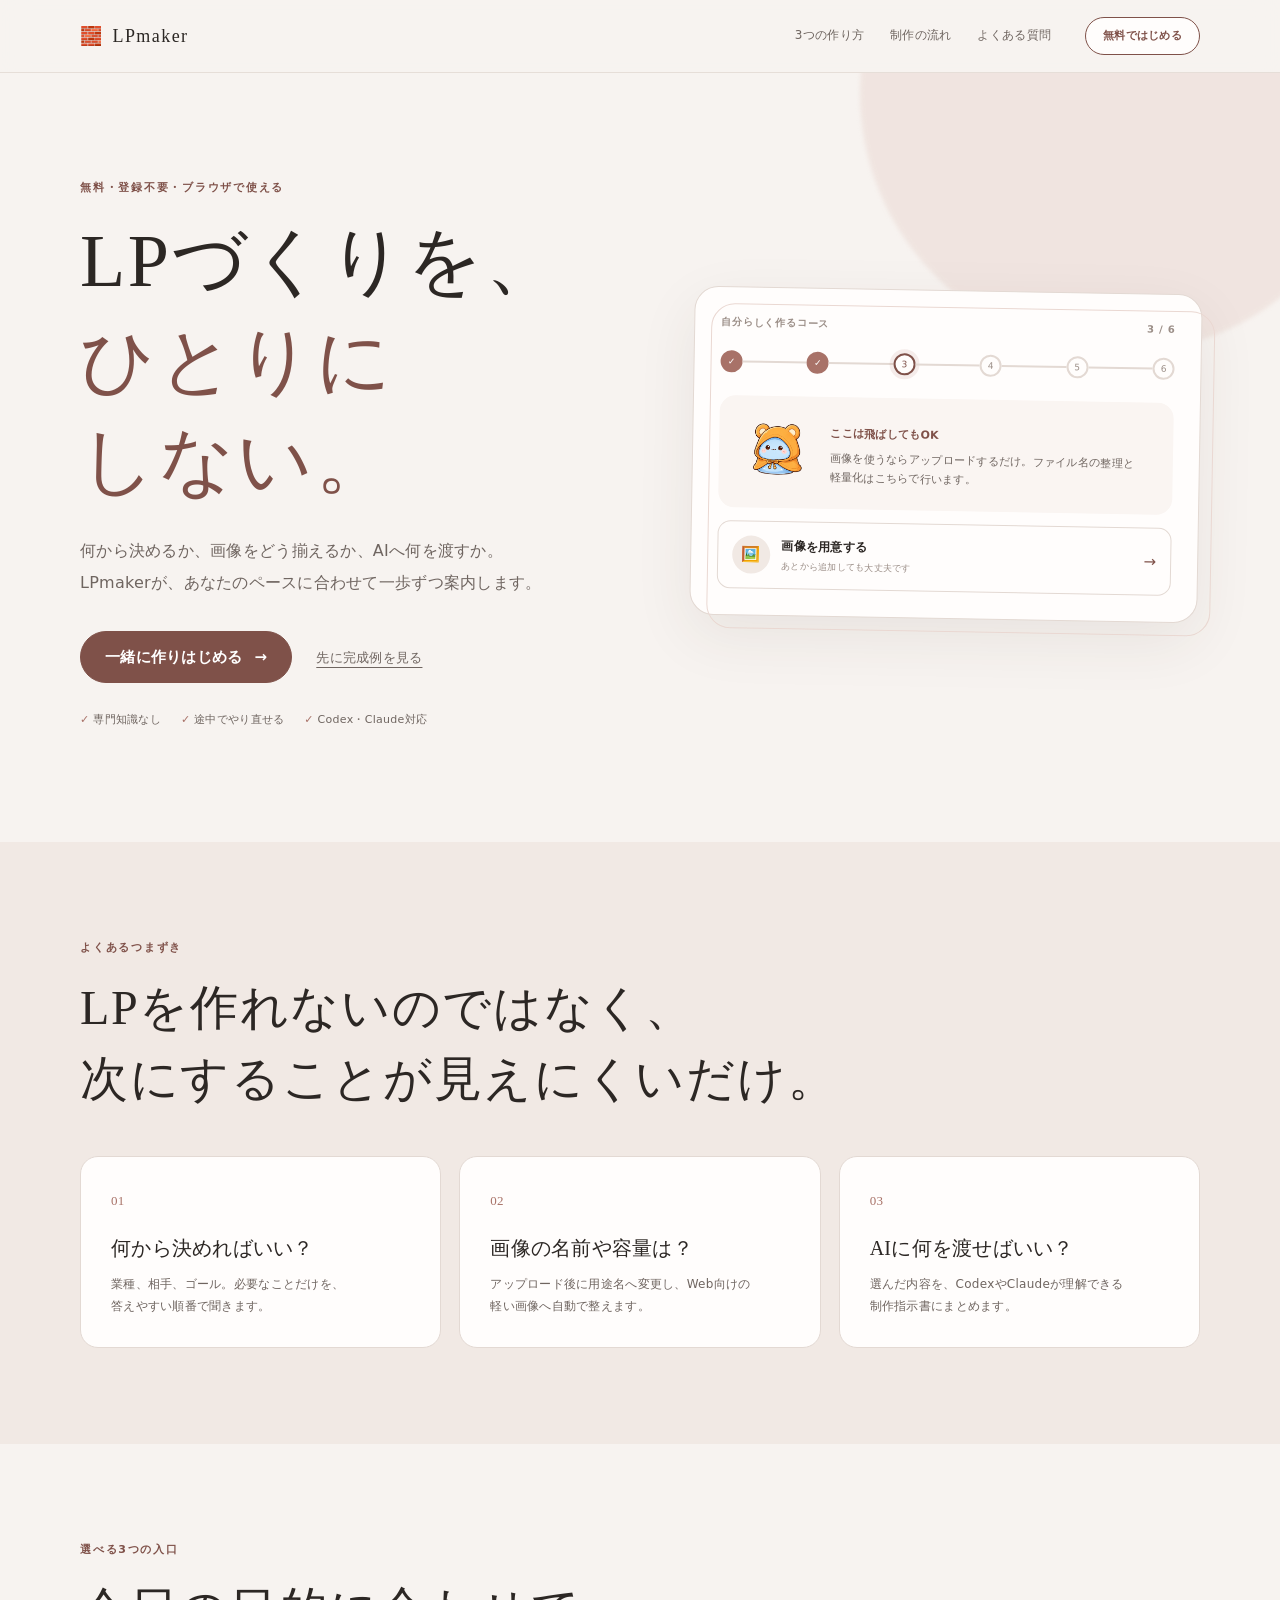
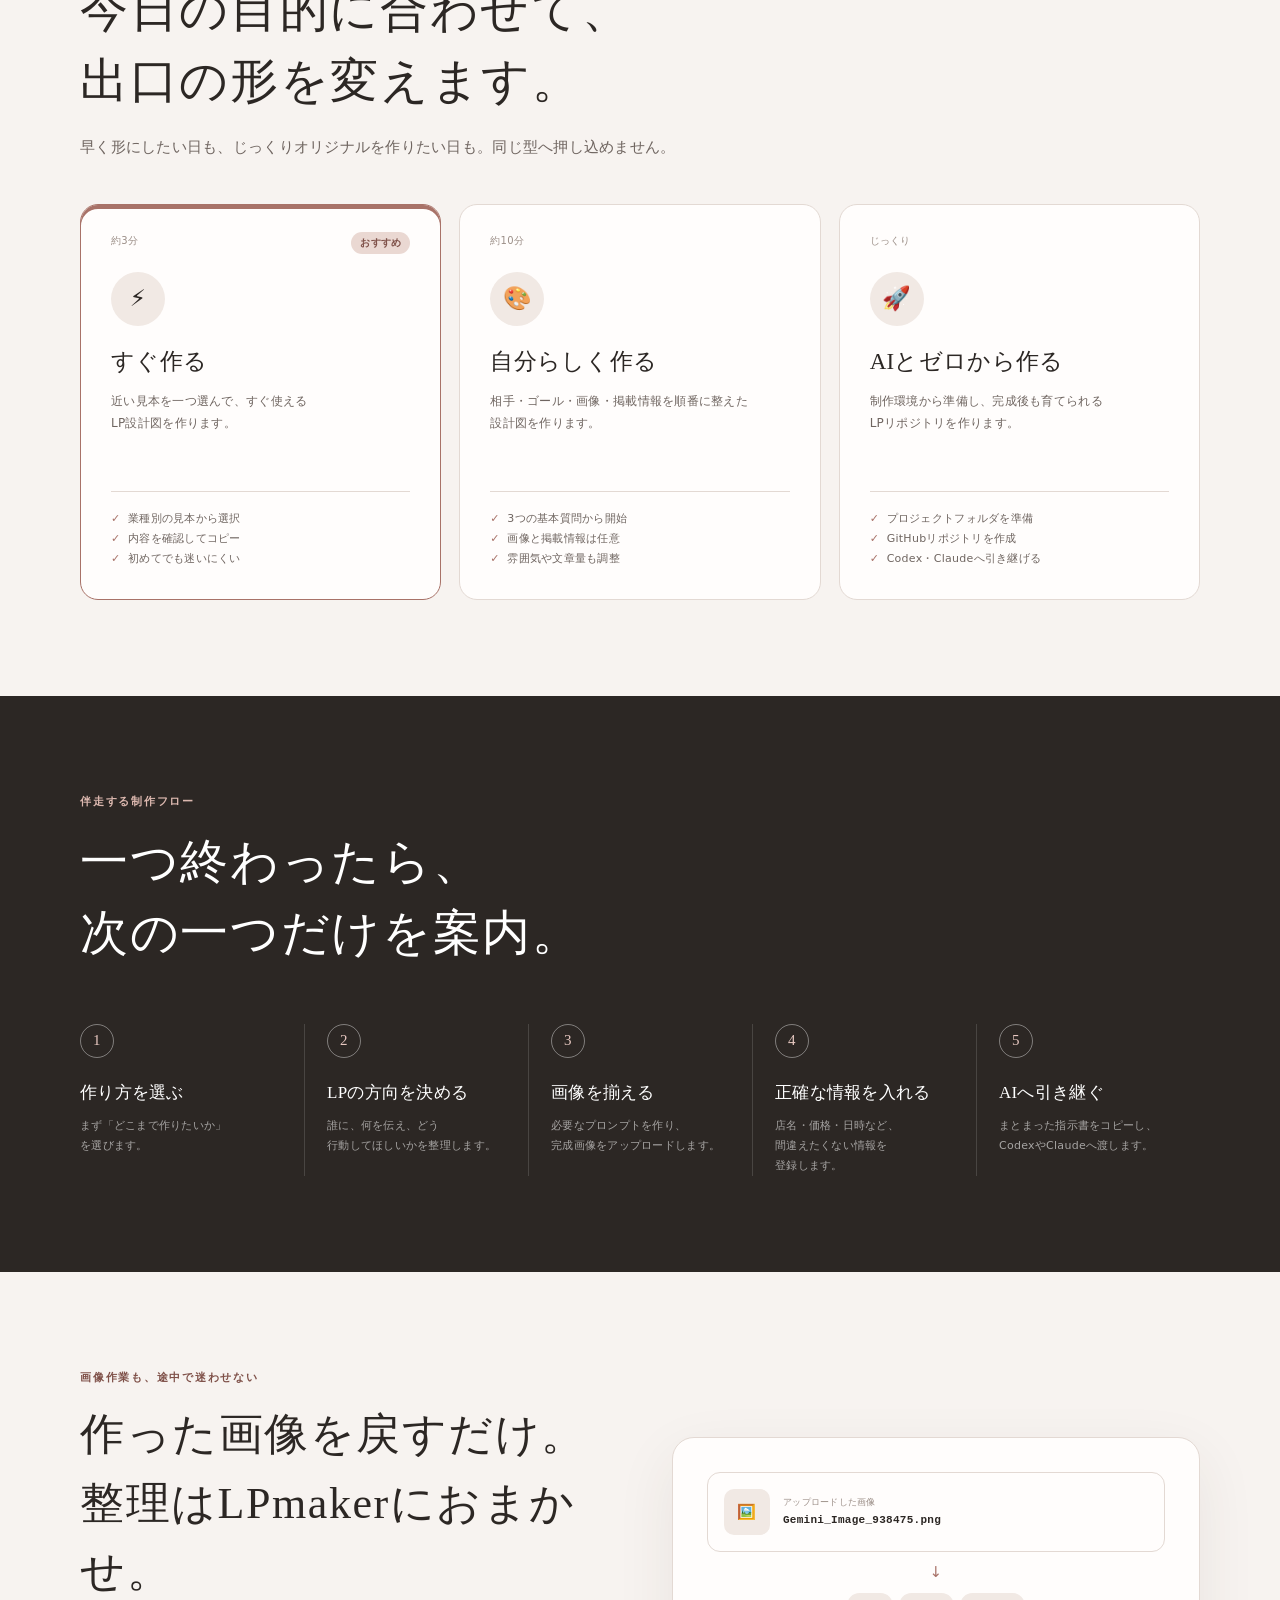
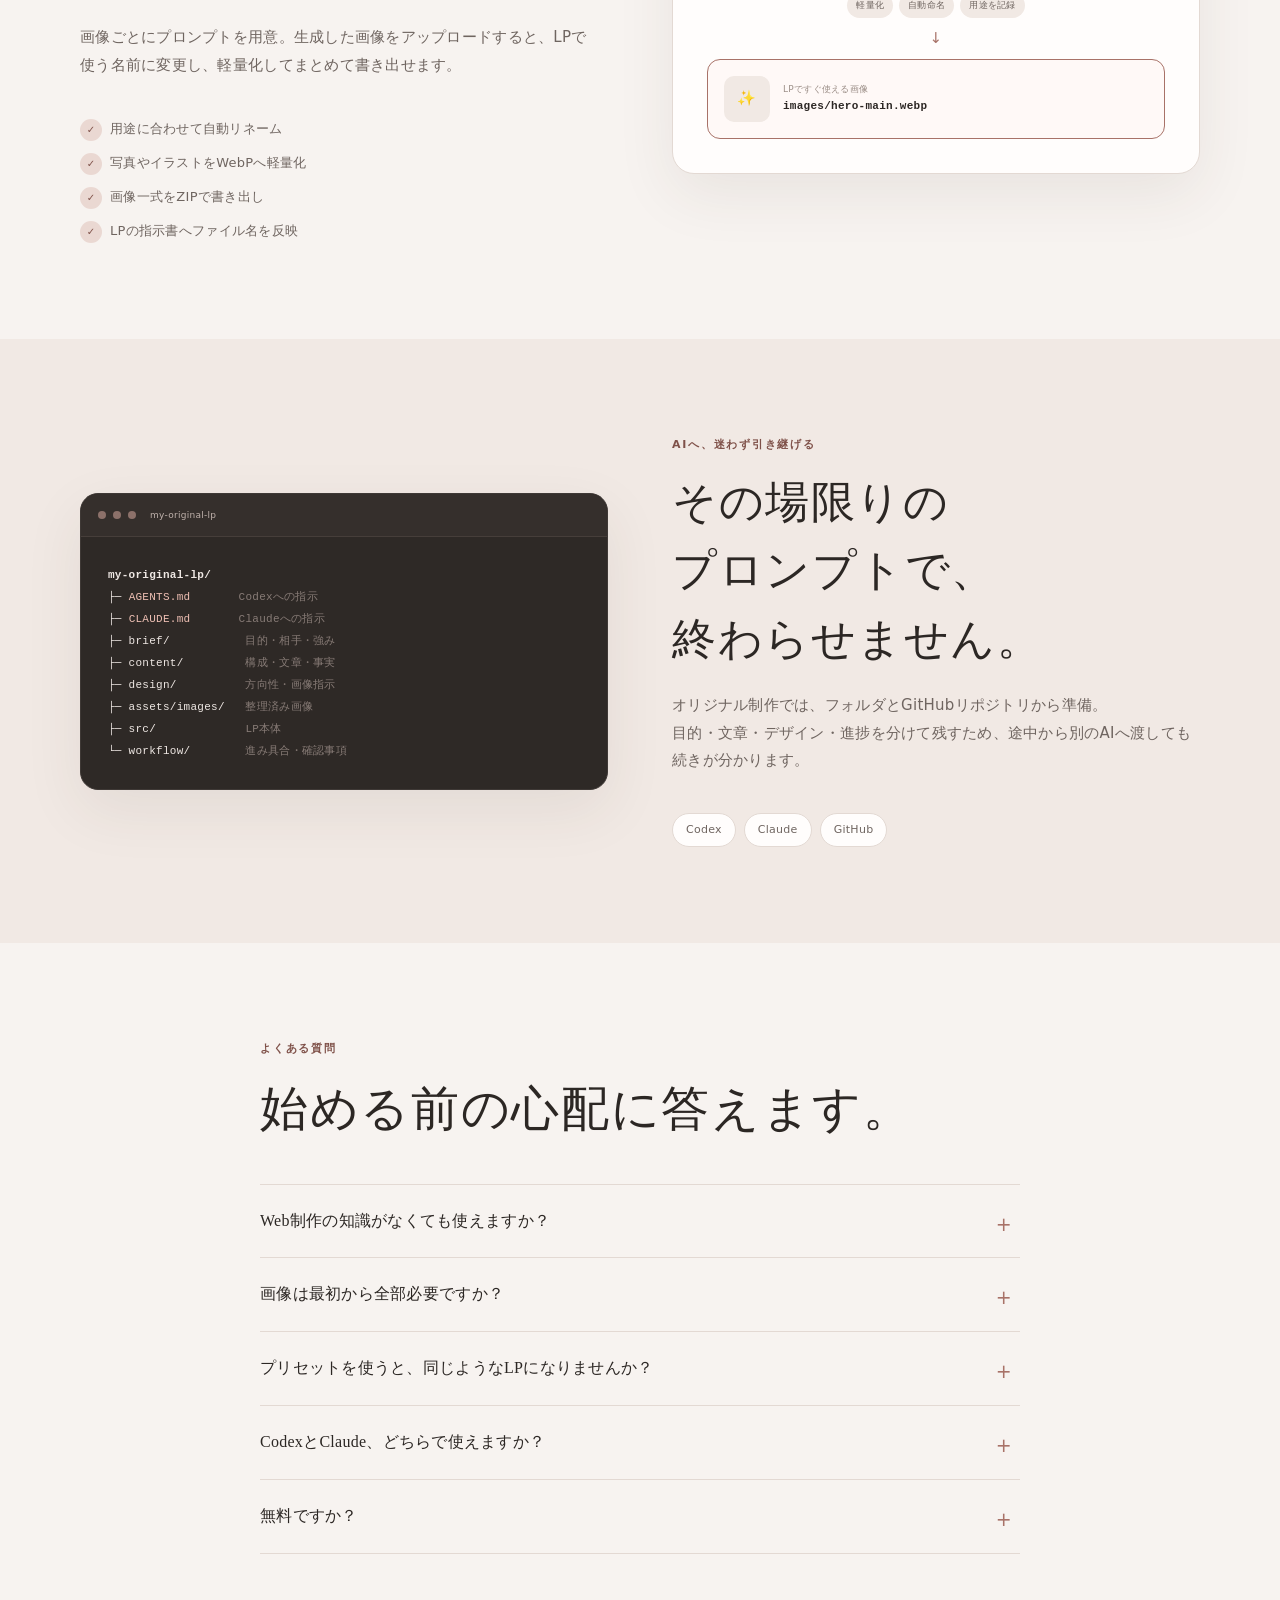
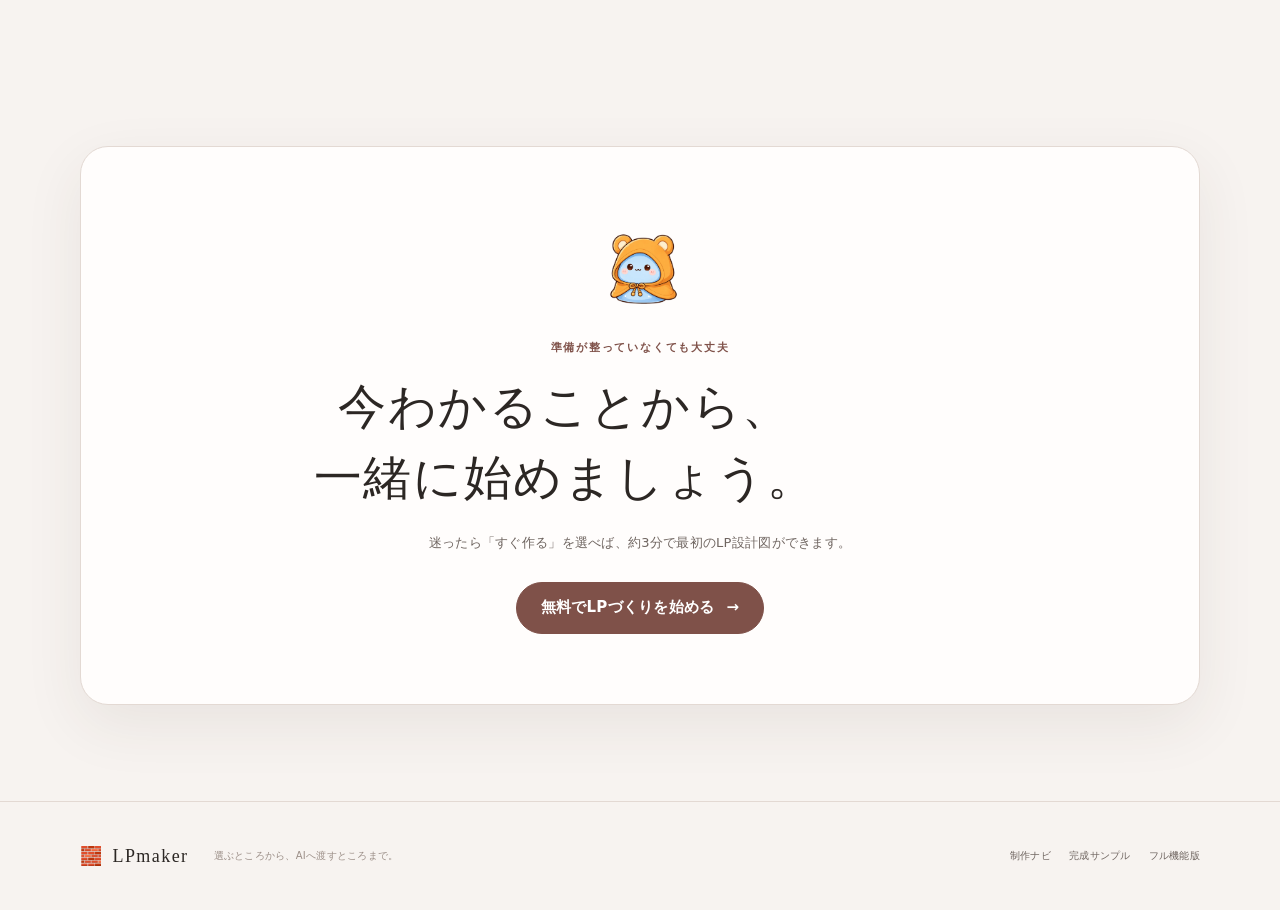
<file: index.html>
<!doctype html>
<html lang="ja">
<head>
  <meta charset="utf-8">
  <meta name="viewport" content="width=device-width,initial-scale=1">
  <title>LPmaker ― LPづくりを、ひとりにしない。</title>
  <meta name="description" content="見本からすぐ作る、自分らしく整える、AIとゼロから作る。LPmakerは画像整理やGitHub準備まで、一歩ずつ伴走する無料のLP制作ナビです。">
  <link rel="canonical" href="https://mochipj2025.github.io/LPmaker-2026/">
  <meta property="og:type" content="website">
  <meta property="og:title" content="LPmaker ― LPづくりを、ひとりにしない。">
  <meta property="og:description" content="選ぶところから、画像整理、AIへの受け渡しまで。一歩ずつ進める無料のLP制作ナビ。">
  <meta property="og:url" content="https://mochipj2025.github.io/LPmaker-2026/">
  <meta property="og:image" content="https://raw.githubusercontent.com/mochipj2025/LPmaker-2026/main/about/og.webp?v=20260719-2">
  <meta property="og:image:width" content="1200">
  <meta property="og:image:height" content="630">
  <meta name="twitter:card" content="summary_large_image">
  <meta name="twitter:image" content="https://raw.githubusercontent.com/mochipj2025/LPmaker-2026/main/about/og.webp?v=20260719-2">
  <link rel="icon" type="image/webp" href="assets/mascot/mascot-bear-hood.webp">
  <link rel="stylesheet" href="about/style.css?v=20260719-3">
</head>
<body>
  <header class="site-header">
    <div class="container site-header__inner">
      <a class="brand" href="index.html" aria-label="LPmakerトップへ">
        <span aria-hidden="true">🧱</span>
        <span>LPmaker</span>
      </a>
      <nav class="site-nav" aria-label="ページ内メニュー">
        <a href="#routes">3つの作り方</a>
        <a href="#flow">制作の流れ</a>
        <a href="#faq">よくある質問</a>
      </nav>
      <a class="button button--small" href="v2/index.html">無料ではじめる</a>
    </div>
  </header>

  <main>
    <section class="hero">
      <div class="container hero__grid">
        <div class="hero__copy">
          <p class="eyebrow">無料・登録不要・ブラウザで使える</p>
          <h1>LPづくりを、<br><em>ひとりにしない。</em></h1>
          <p class="hero__lead">
            何から決めるか、画像をどう揃えるか、AIへ何を渡すか。<br class="desktop-only">
            LPmakerが、あなたのペースに合わせて一歩ずつ案内します。
          </p>
          <div class="hero__actions">
            <a class="button button--primary" href="v2/index.html">一緒に作りはじめる <span aria-hidden="true">→</span></a>
            <a class="text-link" href="samples/index.html">先に完成例を見る</a>
          </div>
          <ul class="hero__facts" aria-label="LPmakerの特徴">
            <li><span aria-hidden="true">✓</span> 専門知識なし</li>
            <li><span aria-hidden="true">✓</span> 途中でやり直せる</li>
            <li><span aria-hidden="true">✓</span> Codex・Claude対応</li>
          </ul>
        </div>

        <div class="hero-guide" aria-label="LPmakerの伴走画面イメージ">
          <div class="hero-guide__top">
            <span>自分らしく作るコース</span>
            <span>3 / 6</span>
          </div>
          <div class="mini-progress" aria-hidden="true">
            <span class="is-done">✓</span><i></i>
            <span class="is-done">✓</span><i></i>
            <span class="is-current">3</span><i></i>
            <span>4</span><i></i>
            <span>5</span><i></i>
            <span>6</span>
          </div>
          <div class="guide-message">
            <img src="assets/mascot/mascot-bear-hood.webp" alt="画像づくりを案内する熊フードのもちすら" width="96" height="96" decoding="async">
            <div>
              <b>ここは飛ばしてもOK</b>
              <p>画像を使うならアップロードするだけ。ファイル名の整理と軽量化はこちらで行います。</p>
            </div>
          </div>
          <div class="guide-task">
            <span class="guide-task__icon" aria-hidden="true">🖼️</span>
            <div><b>画像を用意する</b><small>あとから追加しても大丈夫です</small></div>
            <span class="guide-task__next" aria-hidden="true">→</span>
          </div>
        </div>
      </div>
    </section>

    <section class="section section--soft" aria-labelledby="worry-title">
      <div class="container">
        <p class="section-kicker">よくあるつまずき</p>
        <h2 id="worry-title">LPを作れないのではなく、<br>次にすることが見えにくいだけ。</h2>
        <div class="worry-grid">
          <article class="worry-card">
            <span aria-hidden="true">01</span>
            <h3>何から決めればいい？</h3>
            <p>業種、相手、ゴール。必要なことだけを、答えやすい順番で聞きます。</p>
          </article>
          <article class="worry-card">
            <span aria-hidden="true">02</span>
            <h3>画像の名前や容量は？</h3>
            <p>アップロード後に用途名へ変更し、Web向けの軽い画像へ自動で整えます。</p>
          </article>
          <article class="worry-card">
            <span aria-hidden="true">03</span>
            <h3>AIに何を渡せばいい？</h3>
            <p>選んだ内容を、CodexやClaudeが理解できる制作指示書にまとめます。</p>
          </article>
        </div>
      </div>
    </section>

    <section class="section" id="routes" aria-labelledby="routes-title">
      <div class="container">
        <p class="section-kicker">選べる3つの入口</p>
        <h2 id="routes-title">今日の目的に合わせて、<br>出口の形を変えます。</h2>
        <p class="section-lead">早く形にしたい日も、じっくりオリジナルを作りたい日も。同じ型へ押し込めません。</p>

        <div class="route-grid">
          <article class="route-card route-card--recommended">
            <div class="route-card__meta"><span>約3分</span><b>おすすめ</b></div>
            <span class="route-card__icon" aria-hidden="true">⚡</span>
            <h3>すぐ作る</h3>
            <p>近い見本を一つ選んで、すぐ使えるLP設計図を作ります。</p>
            <ul>
              <li>業種別の見本から選択</li>
              <li>内容を確認してコピー</li>
              <li>初めてでも迷いにくい</li>
            </ul>
          </article>
          <article class="route-card">
            <div class="route-card__meta"><span>約10分</span></div>
            <span class="route-card__icon" aria-hidden="true">🎨</span>
            <h3>自分らしく作る</h3>
            <p>相手・ゴール・画像・掲載情報を順番に整えた設計図を作ります。</p>
            <ul>
              <li>3つの基本質問から開始</li>
              <li>画像と掲載情報は任意</li>
              <li>雰囲気や文章量も調整</li>
            </ul>
          </article>
          <article class="route-card">
            <div class="route-card__meta"><span>じっくり</span></div>
            <span class="route-card__icon" aria-hidden="true">🚀</span>
            <h3>AIとゼロから作る</h3>
            <p>制作環境から準備し、完成後も育てられるLPリポジトリを作ります。</p>
            <ul>
              <li>プロジェクトフォルダを準備</li>
              <li>GitHubリポジトリを作成</li>
              <li>Codex・Claudeへ引き継げる</li>
            </ul>
          </article>
        </div>
      </div>
    </section>

    <section class="section section--ink" id="flow" aria-labelledby="flow-title">
      <div class="container">
        <p class="section-kicker">伴走する制作フロー</p>
        <h2 id="flow-title">一つ終わったら、<br>次の一つだけを案内。</h2>
        <div class="flow-list">
          <article><span>1</span><div><h3>作り方を選ぶ</h3><p>まず「どこまで作りたいか」を選びます。</p></div></article>
          <article><span>2</span><div><h3>LPの方向を決める</h3><p>誰に、何を伝え、どう行動してほしいかを整理します。</p></div></article>
          <article><span>3</span><div><h3>画像を揃える</h3><p>必要なプロンプトを作り、完成画像をアップロードします。</p></div></article>
          <article><span>4</span><div><h3>正確な情報を入れる</h3><p>店名・価格・日時など、間違えたくない情報を登録します。</p></div></article>
          <article><span>5</span><div><h3>AIへ引き継ぐ</h3><p>まとまった指示書をコピーし、CodexやClaudeへ渡します。</p></div></article>
        </div>
      </div>
    </section>

    <section class="section" aria-labelledby="image-title">
      <div class="container feature-grid">
        <div>
          <p class="section-kicker">画像作業も、途中で迷わせない</p>
          <h2 id="image-title">作った画像を戻すだけ。<br>整理はLPmakerにおまかせ。</h2>
          <p class="section-lead">
            画像ごとにプロンプトを用意。生成した画像をアップロードすると、LPで使う名前に変更し、軽量化してまとめて書き出せます。
          </p>
          <ul class="check-list">
            <li><span>✓</span>用途に合わせて自動リネーム</li>
            <li><span>✓</span>写真やイラストをWebPへ軽量化</li>
            <li><span>✓</span>画像一式をZIPで書き出し</li>
            <li><span>✓</span>LPの指示書へファイル名を反映</li>
          </ul>
        </div>
        <div class="rename-demo" aria-label="画像の自動整理例">
          <div class="rename-demo__file rename-demo__file--before">
            <span aria-hidden="true">🖼️</span>
            <div><small>アップロードした画像</small><b>Gemini_Image_938475.png</b></div>
          </div>
          <span class="rename-demo__arrow" aria-hidden="true">↓</span>
          <div class="rename-demo__process"><span>軽量化</span><span>自動命名</span><span>用途を記録</span></div>
          <span class="rename-demo__arrow" aria-hidden="true">↓</span>
          <div class="rename-demo__file rename-demo__file--after">
            <span aria-hidden="true">✨</span>
            <div><small>LPですぐ使える画像</small><b>images/hero-main.webp</b></div>
          </div>
        </div>
      </div>
    </section>

    <section class="section section--soft" aria-labelledby="handoff-title">
      <div class="container feature-grid feature-grid--reverse">
        <div class="folder-demo" aria-label="オリジナルLPのフォルダ構成例">
          <div class="folder-demo__bar"><i></i><i></i><i></i><span>my-original-lp</span></div>
          <pre><b>my-original-lp/</b>
├─ <strong>AGENTS.md</strong>       <em>Codexへの指示</em>
├─ <strong>CLAUDE.md</strong>       <em>Claudeへの指示</em>
├─ brief/           <em>目的・相手・強み</em>
├─ content/         <em>構成・文章・事実</em>
├─ design/          <em>方向性・画像指示</em>
├─ assets/images/   <em>整理済み画像</em>
├─ src/             <em>LP本体</em>
└─ workflow/        <em>進み具合・確認事項</em></pre>
        </div>
        <div>
          <p class="section-kicker">AIへ、迷わず引き継げる</p>
          <h2 id="handoff-title" class="headline-stack">
            <span>その場限りの</span>
            <span>プロンプトで、</span>
            <span>終わらせません。</span>
          </h2>
          <p class="section-lead">
            オリジナル制作では、フォルダと<span class="no-break">GitHubリポジトリ</span>から準備。
            <span class="no-break">目的・文章・デザイン・進捗</span>を分けて残すため、途中から<span class="no-break">別のAI</span>へ渡しても続きが分かります。
          </p>
          <div class="ai-tags"><span>Codex</span><span>Claude</span><span>GitHub</span></div>
        </div>
      </div>
    </section>

    <section class="section" id="faq" aria-labelledby="faq-title">
      <div class="container container--narrow">
        <p class="section-kicker">よくある質問</p>
        <h2 id="faq-title">始める前の心配に答えます。</h2>
        <div class="faq-list">
          <details>
            <summary>Web制作の知識がなくても使えますか？</summary>
            <p>はい。最初は業種・相手・ゴールなど、答えやすい質問から始まります。専門用語を入力する必要はありません。</p>
          </details>
          <details>
            <summary>画像は最初から全部必要ですか？</summary>
            <p>必要ありません。画像工程は飛ばして先へ進めます。あとから戻って追加できます。</p>
          </details>
          <details>
            <summary>プリセットを使うと、同じようなLPになりませんか？</summary>
            <p>プリセットは短時間で方向を決める入口です。自分らしく作るコースや、AIとゼロから作るコースでは、相手・強み・表現を個別に組み立てます。</p>
          </details>
          <details>
            <summary>CodexとClaude、どちらで使えますか？</summary>
            <p>どちらでも使えます。オリジナル制作ではAGENTS.mdとCLAUDE.mdを用意し、同じプロジェクトを引き継げる形にします。</p>
          </details>
          <details>
            <summary>無料ですか？</summary>
            <p>LPmaker自体は無料・登録不要です。外部の画像生成AIやCodex、Claudeなどの利用料金は、それぞれのサービス条件に従います。</p>
          </details>
        </div>
      </div>
    </section>

    <section class="final-cta">
      <div class="container final-cta__inner">
        <img src="assets/mascot/mascot-bear-hood.webp" alt="一緒にLP制作を始める熊フードのもちすら" width="132" height="132" loading="lazy" decoding="async">
        <p class="section-kicker">準備が整っていなくても大丈夫</p>
        <h2>今わかることから、<br>一緒に始めましょう。</h2>
        <p>迷ったら「すぐ作る」を選べば、約3分で最初のLP設計図ができます。</p>
        <a class="button button--primary" href="v2/index.html">無料でLPづくりを始める <span aria-hidden="true">→</span></a>
      </div>
    </section>
  </main>

  <footer class="site-footer">
    <div class="container site-footer__inner">
      <a class="brand" href="index.html"><span aria-hidden="true">🧱</span><span>LPmaker</span></a>
      <p>選ぶところから、AIへ渡すところまで。</p>
      <div><a href="v2/index.html">制作ナビ</a><a href="samples/index.html">完成サンプル</a><a href="tool.html">フル機能版</a></div>
    </div>
  </footer>
</body>
</html>
</file>
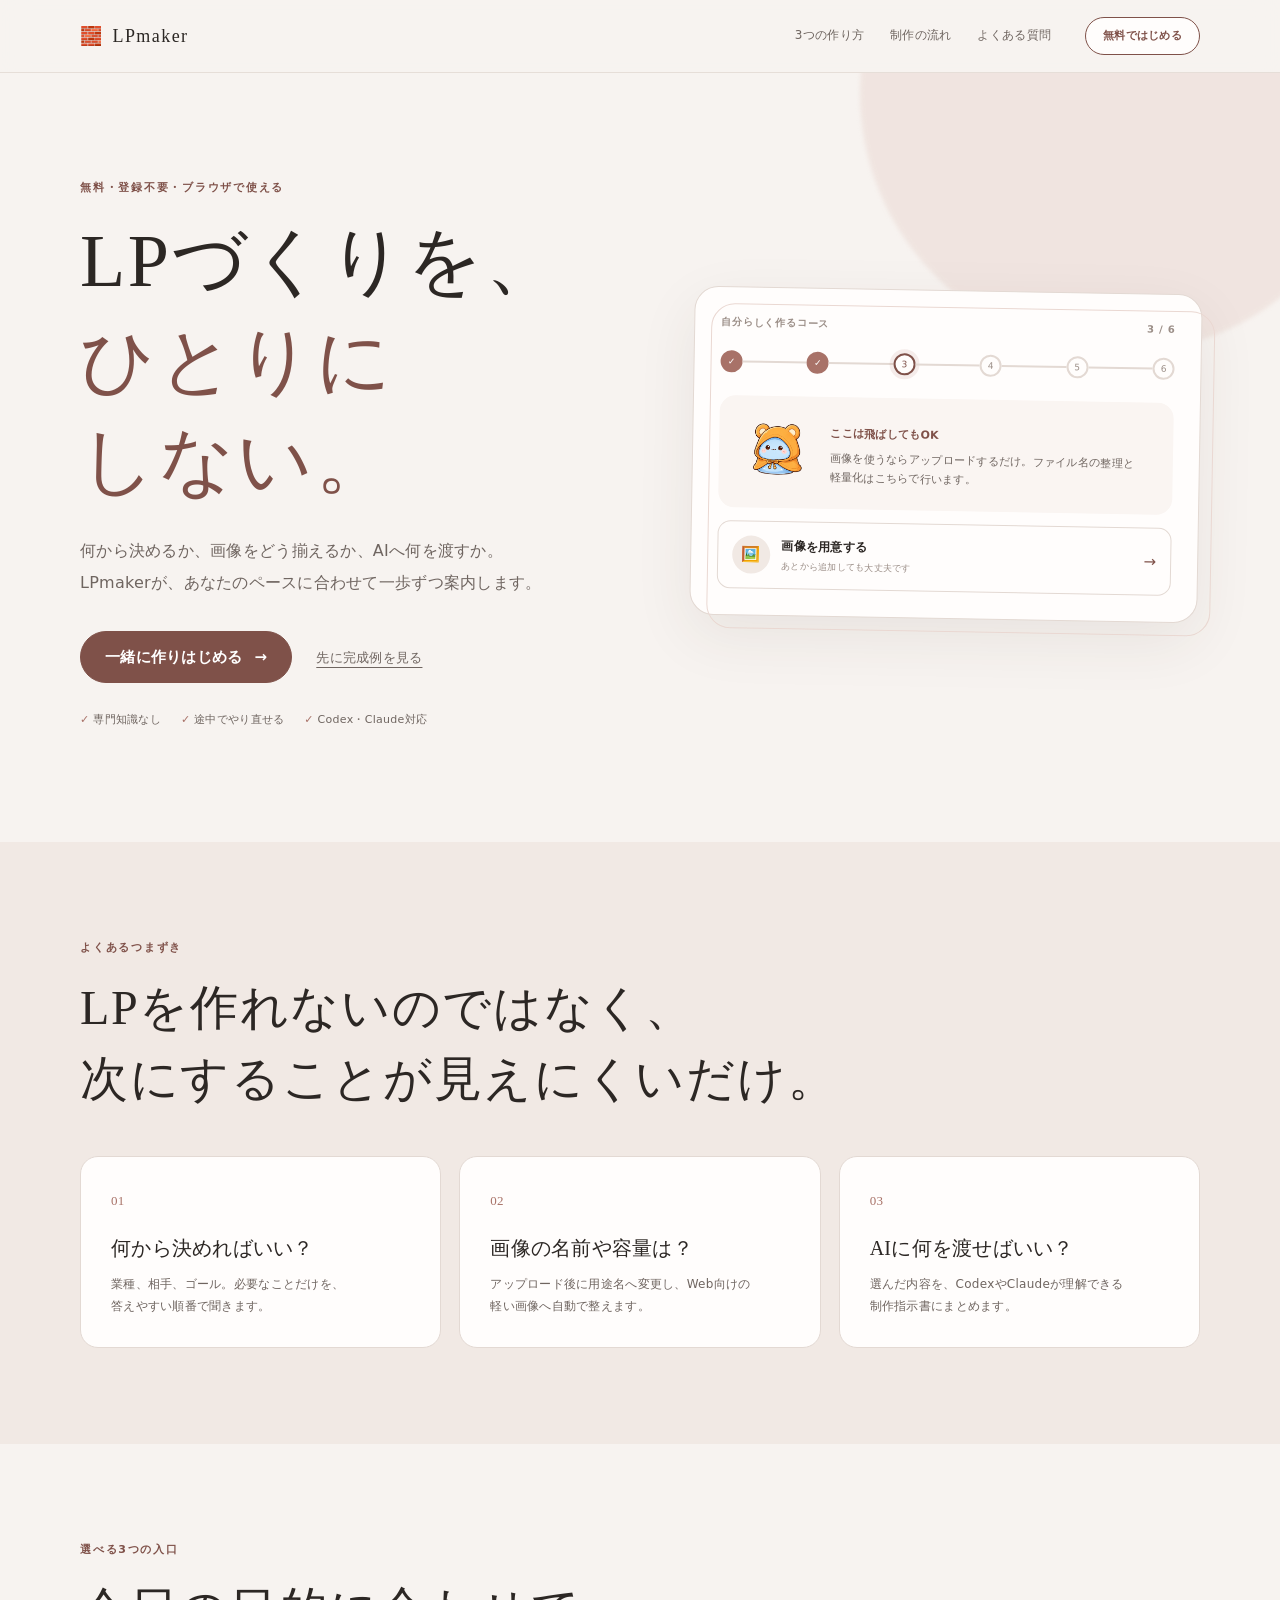
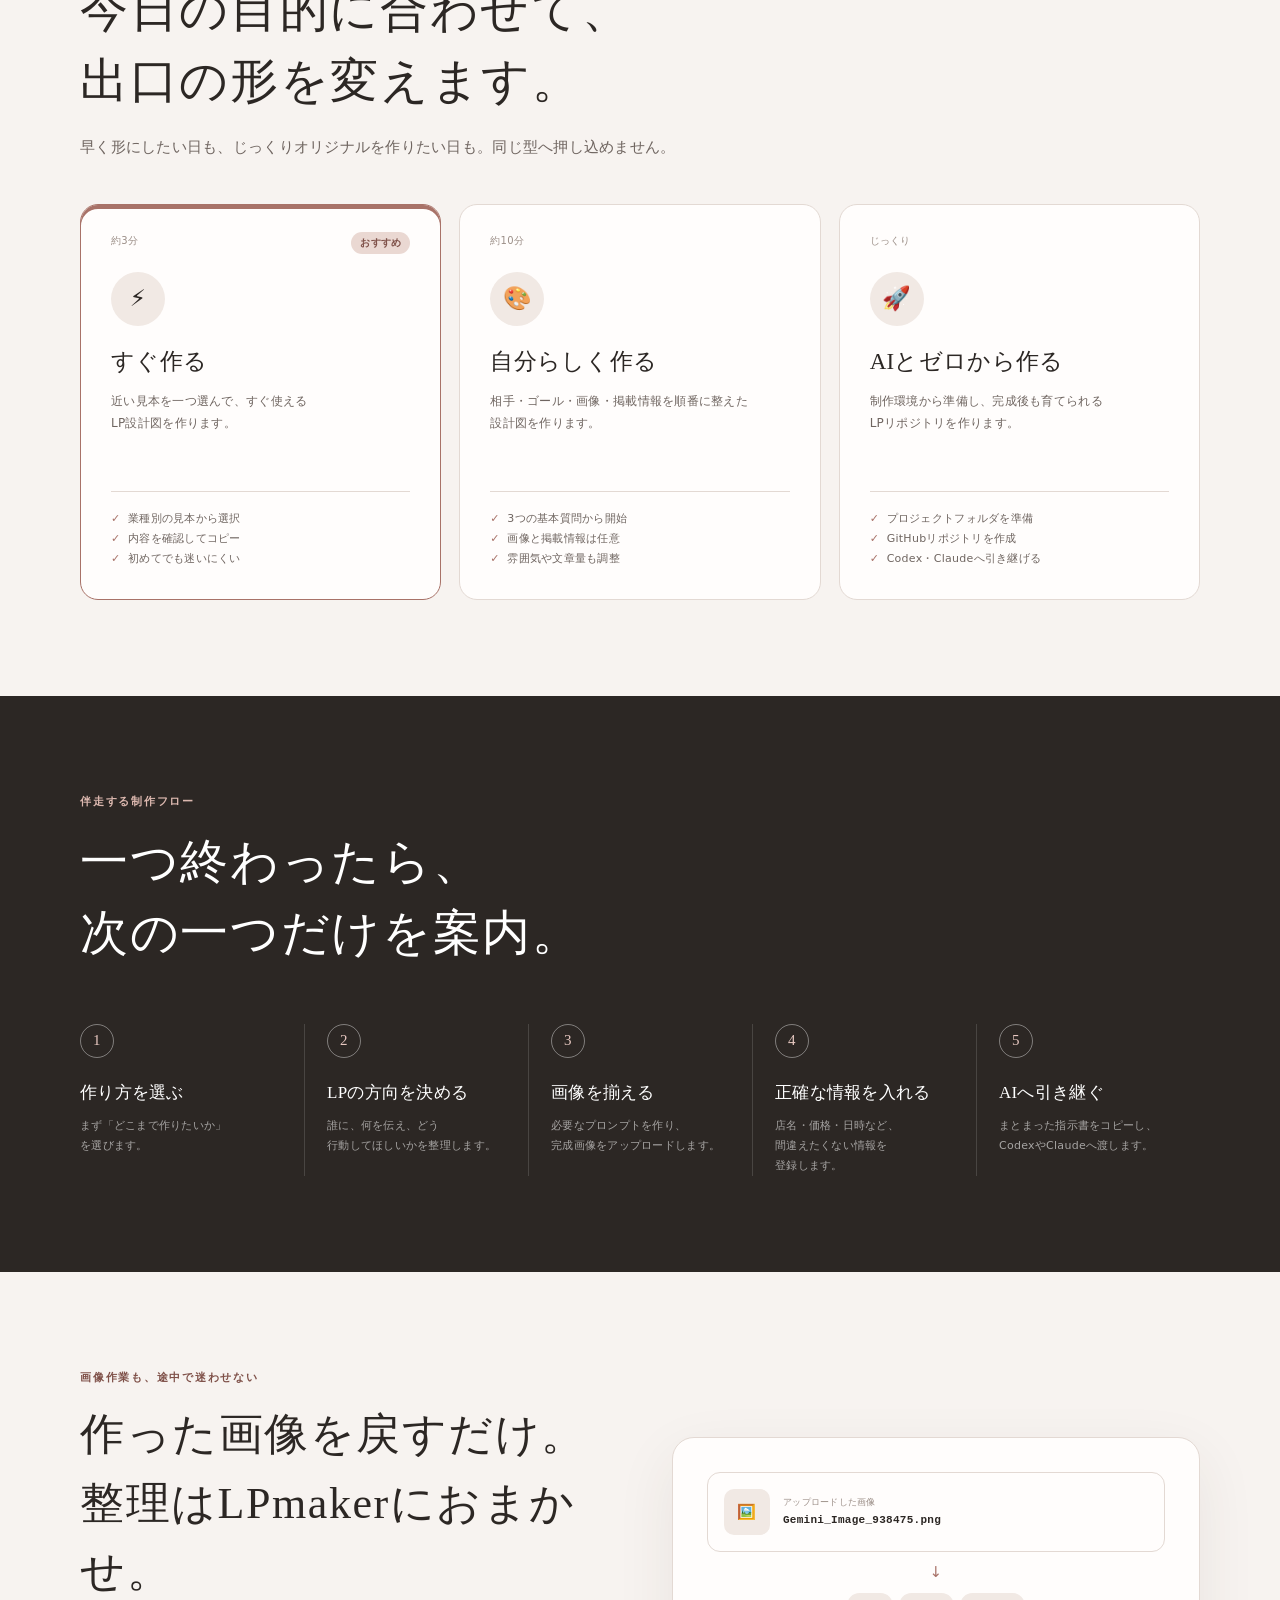
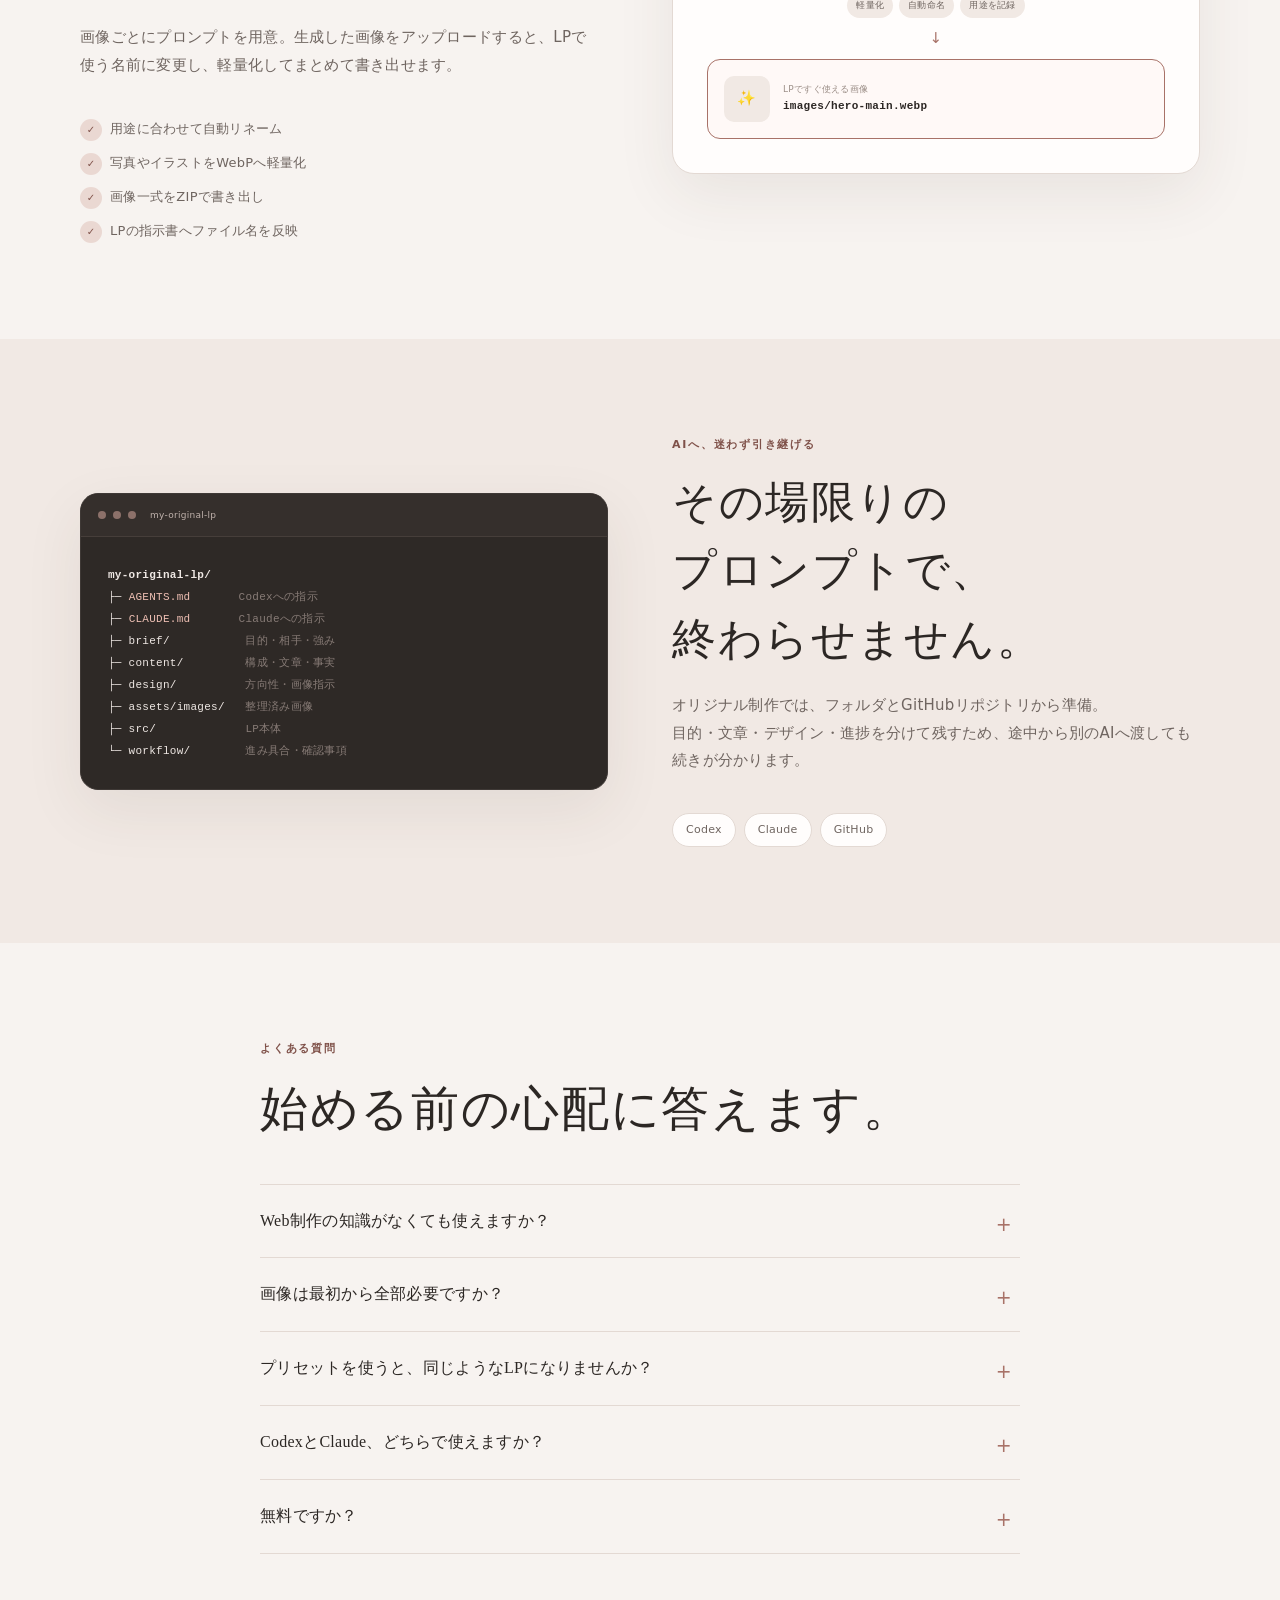
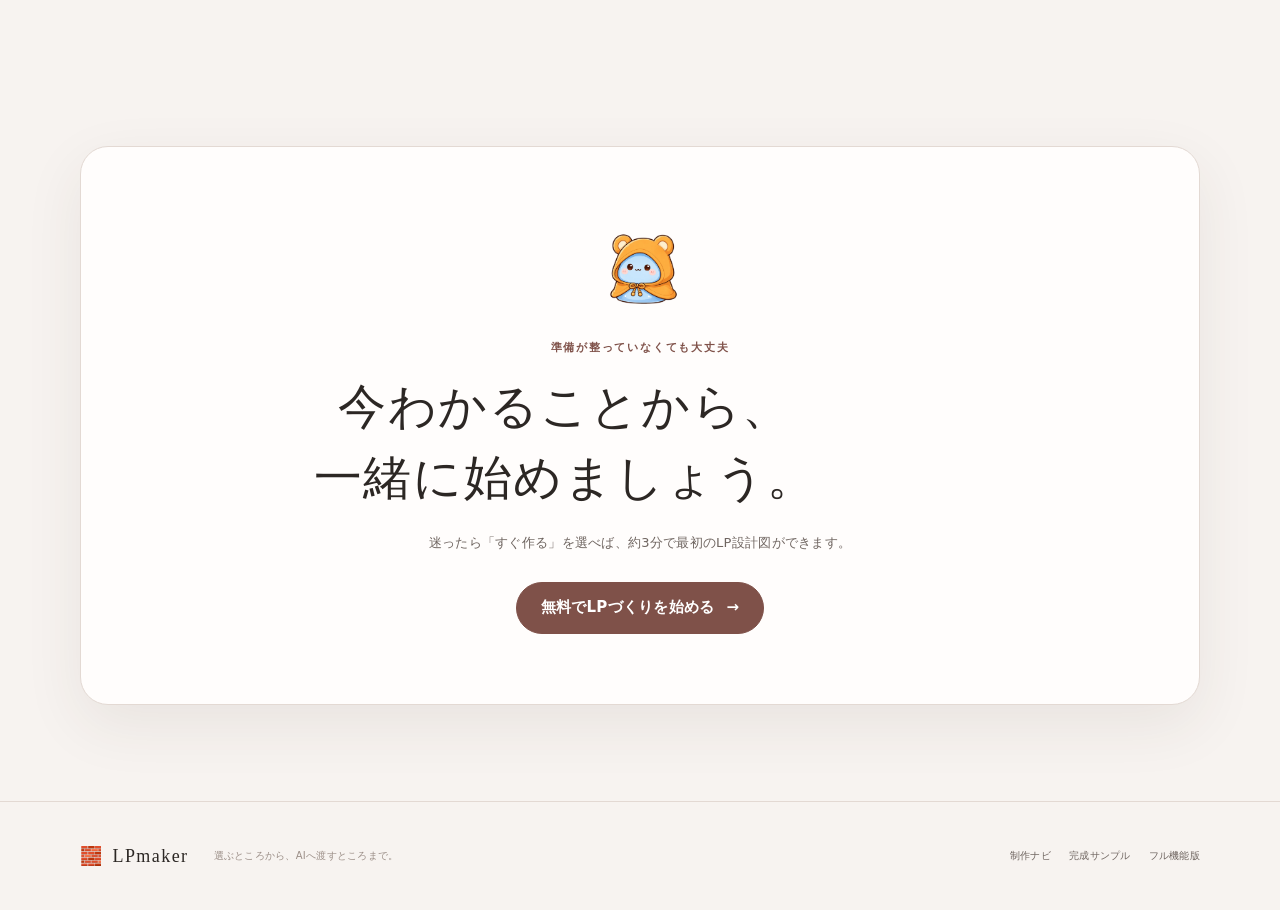
<file: about/index.html>
<!doctype html>
<html lang="ja">
<head>
  <meta charset="utf-8">
  <meta name="viewport" content="width=device-width,initial-scale=1">
  <title>LPmakerへ移動します</title>
  <meta name="robots" content="noindex">
  <link rel="canonical" href="https://mochipj2025.github.io/LPmaker-2026/">
  <meta http-equiv="refresh" content="0;url=../index.html">
  <script>location.replace('../index.html' + location.search + location.hash);</script>
</head>
<body>
  <p><a href="../index.html">LPmakerトップへ移動する</a></p>
</body>
</html>
</file>
<file: about/style.css>
:root {
  --paper: #f7f3f0;
  --surface: #fffdfc;
  --surface-soft: #f1e9e4;
  --ink: #2c2724;
  --ink-soft: #6f6560;
  --ink-faint: #9b8e87;
  --rose: #a87268;
  --rose-deep: #7f5149;
  --rose-soft: #ead8d2;
  --line: #e3d9d3;
  --serif: "Yu Mincho", "YuMincho", "Hiragino Mincho ProN", Georgia, serif;
  --sans: "Yu Gothic", "Hiragino Sans", "Noto Sans JP", "Segoe UI", system-ui, sans-serif;
  --shadow: 0 20px 60px rgba(69, 49, 42, 0.08);
}

* { box-sizing: border-box; }
html { scroll-behavior: smooth; }
body {
  margin: 0;
  background: var(--paper);
  color: var(--ink);
  font-family: var(--sans);
  font-size: 15px;
  line-height: 1.8;
  letter-spacing: 0.018em;
  line-break: strict;
  word-break: normal;
  -webkit-font-smoothing: antialiased;
}

a { color: inherit; }
img { max-width: 100%; }
.container { width: min(1120px, calc(100% - 48px)); margin-inline: auto; }
.container--narrow { width: min(760px, calc(100% - 48px)); }

.site-header {
  position: sticky;
  top: 0;
  z-index: 10;
  border-bottom: 1px solid rgba(227, 217, 211, 0.8);
  background: rgba(247, 243, 240, 0.9);
  backdrop-filter: blur(14px);
}
.site-header__inner { display: flex; min-height: 72px; align-items: center; gap: 34px; }
.brand { display: inline-flex; align-items: center; gap: 9px; font-family: var(--serif); font-size: 18px; letter-spacing: 0.08em; text-decoration: none; }
.site-nav { display: flex; gap: 26px; margin-left: auto; }
.site-nav a { color: var(--ink-soft); font-size: 12px; text-decoration: none; }
.site-nav a:hover { color: var(--rose-deep); }

.button {
  display: inline-flex;
  min-height: 52px;
  align-items: center;
  justify-content: center;
  gap: 12px;
  padding: 0 24px;
  border: 1px solid var(--rose-deep);
  border-radius: 999px;
  background: var(--surface);
  color: var(--rose-deep);
  font-weight: 700;
  text-decoration: none;
  transition: transform .2s ease, box-shadow .2s ease, background .2s ease;
}
.button:hover { transform: translateY(-2px); box-shadow: 0 10px 26px rgba(127, 81, 73, 0.15); }
.button--primary { background: var(--rose-deep); color: #fff; }
.button--small { min-height: 38px; padding-inline: 17px; font-size: 11px; }
.text-link { color: var(--ink-soft); font-size: 13px; text-underline-offset: 5px; }

.hero { position: relative; overflow: hidden; padding: 105px 0 112px; }
.hero::before { position: absolute; z-index: -1; width: 520px; height: 520px; border-radius: 50%; background: var(--rose-soft); content: ""; opacity: .52; filter: blur(2px); top: -240px; right: -100px; }
.hero__grid { display: grid; grid-template-columns: 1.03fr .97fr; gap: 72px; align-items: center; }
.eyebrow, .section-kicker { margin: 0 0 14px; color: var(--rose-deep); font-size: 11px; font-weight: 700; letter-spacing: .16em; }
h1, h2, h3, p { margin-top: 0; }
h1, h2 {
  font-family: var(--serif);
  font-weight: 400;
  letter-spacing: .035em;
  overflow-wrap: normal;
  text-wrap: balance;
}
h3 { text-wrap: balance; }
p, li, summary { text-wrap: pretty; }
.no-break { white-space: nowrap; }

@supports (word-break: auto-phrase) {
  h1, h2, h3, p, li, summary { word-break: auto-phrase; }
}
h1 { margin-bottom: 24px; font-size: clamp(42px, 6vw, 74px); line-height: 1.35; }
h1 em { color: var(--rose-deep); font-style: normal; }
.hero__lead { margin-bottom: 32px; color: var(--ink-soft); font-size: 16px; line-height: 2; }
.hero__actions { display: flex; align-items: center; gap: 24px; }
.hero__facts { display: flex; flex-wrap: wrap; gap: 10px 20px; margin: 27px 0 0; padding: 0; color: var(--ink-soft); font-size: 11px; list-style: none; }
.hero__facts span { color: var(--rose); }

.hero-guide { position: relative; padding: 26px; border: 1px solid var(--line); border-radius: 24px; background: var(--surface); box-shadow: var(--shadow); transform: rotate(1deg); }
.hero-guide::after { position: absolute; z-index: -1; inset: 16px -14px -14px 16px; border: 1px solid var(--rose-soft); border-radius: 24px; content: ""; }
.hero-guide__top { display: flex; justify-content: space-between; margin-bottom: 19px; color: var(--ink-faint); font-size: 10px; font-weight: 700; letter-spacing: .08em; }
.mini-progress { display: flex; align-items: center; margin-bottom: 23px; }
.mini-progress span { display: grid; flex: 0 0 22px; width: 22px; height: 22px; place-items: center; border: 2px solid var(--line); border-radius: 50%; background: var(--surface); color: var(--ink-faint); font-size: 9px; }
.mini-progress span.is-done { border-color: var(--rose); background: var(--rose); color: #fff; }
.mini-progress span.is-current { border-color: var(--rose-deep); color: var(--rose-deep); box-shadow: 0 0 0 4px rgba(168, 114, 104, .12); }
.mini-progress i { flex: 1; height: 2px; background: var(--line); }
.guide-message { display: grid; grid-template-columns: 82px 1fr; gap: 14px; align-items: center; padding: 15px; border-radius: 16px; background: #faf5f2; }
.guide-message img { width: 82px; height: 82px; object-fit: contain; }
.guide-message b { color: var(--rose-deep); font-size: 11px; }
.guide-message p { margin: 4px 0 0; color: var(--ink-soft); font-size: 11px; line-height: 1.65; }
.guide-task { display: grid; grid-template-columns: 38px 1fr auto; gap: 11px; align-items: center; margin-top: 13px; padding: 14px; border: 1px solid var(--line); border-radius: 13px; }
.guide-task__icon { display: grid; width: 38px; height: 38px; place-items: center; border-radius: 50%; background: var(--surface-soft); }
.guide-task div { display: flex; flex-direction: column; }
.guide-task b { font-size: 12px; }
.guide-task small { color: var(--ink-faint); font-size: 9px; }
.guide-task__next { color: var(--rose-deep); }

.section { padding: 96px 0; }
.section--soft { background: var(--surface-soft); }
.section--ink { background: var(--ink); color: #fff; }
.section h2, .final-cta h2 {
  max-width: 19em;
  margin-bottom: 18px;
  font-size: clamp(31px, 4vw, 48px);
  line-height: 1.48;
}
.headline-stack span { display: block; white-space: nowrap; }
.section-lead { max-width: 690px; margin-bottom: 38px; color: var(--ink-soft); font-size: 15px; line-height: 1.85; }
.section--ink .section-kicker { color: #dcb8af; }

.worry-grid, .route-grid { display: grid; grid-template-columns: repeat(3, minmax(0, 1fr)); gap: 18px; margin-top: 42px; }
.worry-card, .route-card { padding: 30px; border: 1px solid var(--line); border-radius: 18px; background: var(--surface); }
.worry-card > span { color: var(--rose); font-family: var(--serif); font-size: 13px; }
.worry-card h3 { margin: 16px 0 8px; font-family: var(--serif); font-size: 20px; font-weight: 400; }
.worry-card p { margin: 0; color: var(--ink-soft); font-size: 12px; }

.route-card { position: relative; padding-top: 27px; }
.route-card--recommended { border-color: var(--rose); box-shadow: inset 0 4px 0 var(--rose); }
.route-card__meta { display: flex; min-height: 22px; justify-content: space-between; color: var(--ink-faint); font-size: 10px; }
.route-card__meta b { padding: 2px 9px; border-radius: 999px; background: var(--rose-soft); color: var(--rose-deep); }
.route-card__icon { display: grid; width: 54px; height: 54px; margin: 18px 0 15px; place-items: center; border-radius: 50%; background: var(--surface-soft); font-size: 23px; }
.route-card h3 { margin-bottom: 9px; font-family: var(--serif); font-size: 23px; font-weight: 400; }
.route-card p { min-height: 82px; color: var(--ink-soft); font-size: 12px; }
.route-card ul { margin: 18px 0 0; padding: 17px 0 0; border-top: 1px solid var(--line); color: var(--ink-soft); font-size: 11px; list-style: none; }
.route-card li { position: relative; padding-left: 17px; }
.route-card li::before { position: absolute; left: 0; color: var(--rose); content: "✓"; }

.flow-list { display: grid; grid-template-columns: repeat(5, 1fr); gap: 0; margin-top: 56px; }
.flow-list article { position: relative; padding: 0 22px; border-left: 1px solid rgba(255,255,255,.14); }
.flow-list article:first-child { padding-left: 0; border-left: 0; }
.flow-list article > span { display: grid; width: 34px; height: 34px; margin-bottom: 20px; place-items: center; border: 1px solid rgba(255,255,255,.4); border-radius: 50%; color: #e7c8c1; font-family: var(--serif); }
.flow-list h3 { margin-bottom: 8px; font-family: var(--serif); font-size: 17px; font-weight: 400; }
.flow-list p { margin: 0; color: rgba(255,255,255,.58); font-size: 11px; }

.feature-grid { display: grid; grid-template-columns: repeat(2, minmax(0, 1fr)); gap: 64px; align-items: center; }
.feature-grid > * { min-width: 0; }
.feature-grid h2 { max-width: 13em; font-size: clamp(31px, 3.5vw, 44px); line-height: 1.55; }
.feature-grid .section-lead { max-width: 36em; }
.feature-grid--reverse > :first-child { order: 0; }
.check-list { display: grid; gap: 10px; margin: 0; padding: 0; color: var(--ink-soft); font-size: 13px; list-style: none; }
.check-list span { display: inline-grid; width: 22px; height: 22px; margin-right: 8px; place-items: center; border-radius: 50%; background: var(--rose-soft); color: var(--rose-deep); font-size: 10px; }

.rename-demo { padding: 34px; border: 1px solid var(--line); border-radius: 22px; background: var(--surface); box-shadow: var(--shadow); }
.rename-demo__file { display: grid; grid-template-columns: 46px 1fr; gap: 13px; align-items: center; padding: 16px; border: 1px solid var(--line); border-radius: 13px; }
.rename-demo__file > span { display: grid; width: 46px; height: 46px; place-items: center; border-radius: 10px; background: var(--surface-soft); }
.rename-demo__file div { display: flex; min-width: 0; flex-direction: column; }
.rename-demo__file small { color: var(--ink-faint); font-size: 9px; }
.rename-demo__file b { overflow: hidden; font-family: ui-monospace, Consolas, monospace; font-size: 11px; text-overflow: ellipsis; white-space: nowrap; }
.rename-demo__file--after { border-color: var(--rose); background: #fff9f7; }
.rename-demo__arrow { display: block; padding: 7px 0; color: var(--rose); text-align: center; }
.rename-demo__process { display: flex; justify-content: center; gap: 6px; }
.rename-demo__process span { padding: 4px 9px; border-radius: 999px; background: var(--surface-soft); color: var(--ink-soft); font-size: 9px; }

.folder-demo { overflow: hidden; border: 1px solid #3f3936; border-radius: 18px; background: #2e2926; color: #efe8e4; box-shadow: var(--shadow); }
.folder-demo__bar { display: flex; align-items: center; gap: 7px; padding: 13px 17px; border-bottom: 1px solid #463e3a; background: #352f2c; }
.folder-demo__bar i { width: 8px; height: 8px; border-radius: 50%; background: #8c716a; }
.folder-demo__bar span { margin-left: 7px; color: #c0b2ac; font-size: 9px; }
.folder-demo pre { margin: 0; padding: 27px; font-family: ui-monospace, Consolas, monospace; font-size: 11px; line-height: 2; white-space: pre-wrap; }
.folder-demo strong { color: #efc0b4; font-weight: 400; }
.folder-demo em { color: #877b76; font-style: normal; }
.ai-tags { display: flex; gap: 8px; }
.ai-tags span { padding: 6px 13px; border: 1px solid var(--line); border-radius: 999px; background: var(--surface); color: var(--ink-soft); font-size: 11px; }

.faq-list { margin-top: 40px; border-top: 1px solid var(--line); }
.faq-list details { border-bottom: 1px solid var(--line); }
.faq-list summary { position: relative; padding: 22px 44px 22px 0; cursor: pointer; font-family: var(--serif); font-size: 16px; list-style: none; }
.faq-list summary::-webkit-details-marker { display: none; }
.faq-list summary::after { position: absolute; top: 22px; right: 8px; color: var(--rose); content: "+"; font-family: var(--sans); font-size: 19px; }
.faq-list details[open] summary::after { content: "−"; }
.faq-list details p { margin: -5px 0 22px; padding-right: 50px; color: var(--ink-soft); font-size: 12px; }

.final-cta { padding: 96px 0; text-align: center; }
.final-cta__inner { padding: 70px 28px; border: 1px solid var(--line); border-radius: 28px; background: var(--surface); box-shadow: var(--shadow); }
.final-cta img { width: 112px; height: 112px; object-fit: contain; }
.final-cta h2 { margin-top: 8px; }
.final-cta p:not(.section-kicker) { margin-bottom: 27px; color: var(--ink-soft); font-size: 13px; }

.site-footer { padding: 38px 0; border-top: 1px solid var(--line); }
.site-footer__inner { display: grid; grid-template-columns: auto 1fr auto; gap: 25px; align-items: center; }
.site-footer p { margin: 0; color: var(--ink-faint); font-size: 10px; }
.site-footer__inner > div { display: flex; gap: 18px; }
.site-footer__inner > div a { color: var(--ink-soft); font-size: 10px; text-decoration: none; }

@media (max-width: 900px) {
  .site-nav { display: none; }
  .site-header__inner { gap: 16px; }
  .site-header .button { margin-left: auto; }
  .hero { padding: 76px 0 88px; }
  .hero__grid, .feature-grid { grid-template-columns: 1fr; gap: 46px; }
  .hero__copy { max-width: 680px; }
  .hero-guide { width: min(580px, 100%); justify-self: center; }
  .worry-grid, .route-grid { grid-template-columns: 1fr; }
  .route-card p { min-height: 0; }
  .flow-list { grid-template-columns: 1fr; gap: 24px; }
  .flow-list article, .flow-list article:first-child { display: grid; grid-template-columns: 42px 1fr; gap: 16px; padding: 0; border: 0; }
  .flow-list article > span { margin: 0; }
  .feature-grid--reverse > :first-child { order: 2; }
}

@media (max-width: 560px) {
  .container, .container--narrow { width: min(100% - 32px, 1120px); }
  .site-header__inner { min-height: 62px; }
  .brand { font-size: 15px; }
  .site-header .button { min-height: 34px; padding-inline: 13px; font-size: 10px; }
  .hero { padding: 58px 0 68px; }
  h1 { font-size: 39px; }
  .hero__lead { font-size: 14px; line-height: 1.8; }
  .desktop-only { display: none; }
  .hero__actions { align-items: stretch; flex-direction: column; gap: 14px; }
  .hero__actions .button { width: 100%; }
  .hero__actions .text-link { text-align: center; }
  .hero-guide { padding: 18px; transform: none; }
  .guide-message { grid-template-columns: 62px 1fr; padding: 12px; }
  .guide-message img { width: 62px; height: 62px; }
  .section { padding: 68px 0; }
  .section h2, .final-cta h2 { font-size: 30px; }
  .feature-grid h2 { font-size: 30px; line-height: 1.55; }
  .worry-grid, .route-grid { margin-top: 34px; }
  .worry-card, .route-card { padding: 24px; }
  .rename-demo { padding: 20px 16px; }
  .rename-demo__process { flex-wrap: wrap; }
  .folder-demo pre { padding: 20px; font-size: 9.5px; }
  .faq-list summary { font-size: 14px; line-height: 1.6; }
  .final-cta { padding: 68px 0; }
  .final-cta__inner { padding: 48px 20px; }
  .site-footer__inner { grid-template-columns: 1fr; text-align: center; }
  .site-footer__inner .brand, .site-footer__inner > div { justify-content: center; }
}

@media (prefers-reduced-motion: reduce) {
  html { scroll-behavior: auto; }
  *, *::before, *::after { transition: none !important; }
}
</file>
